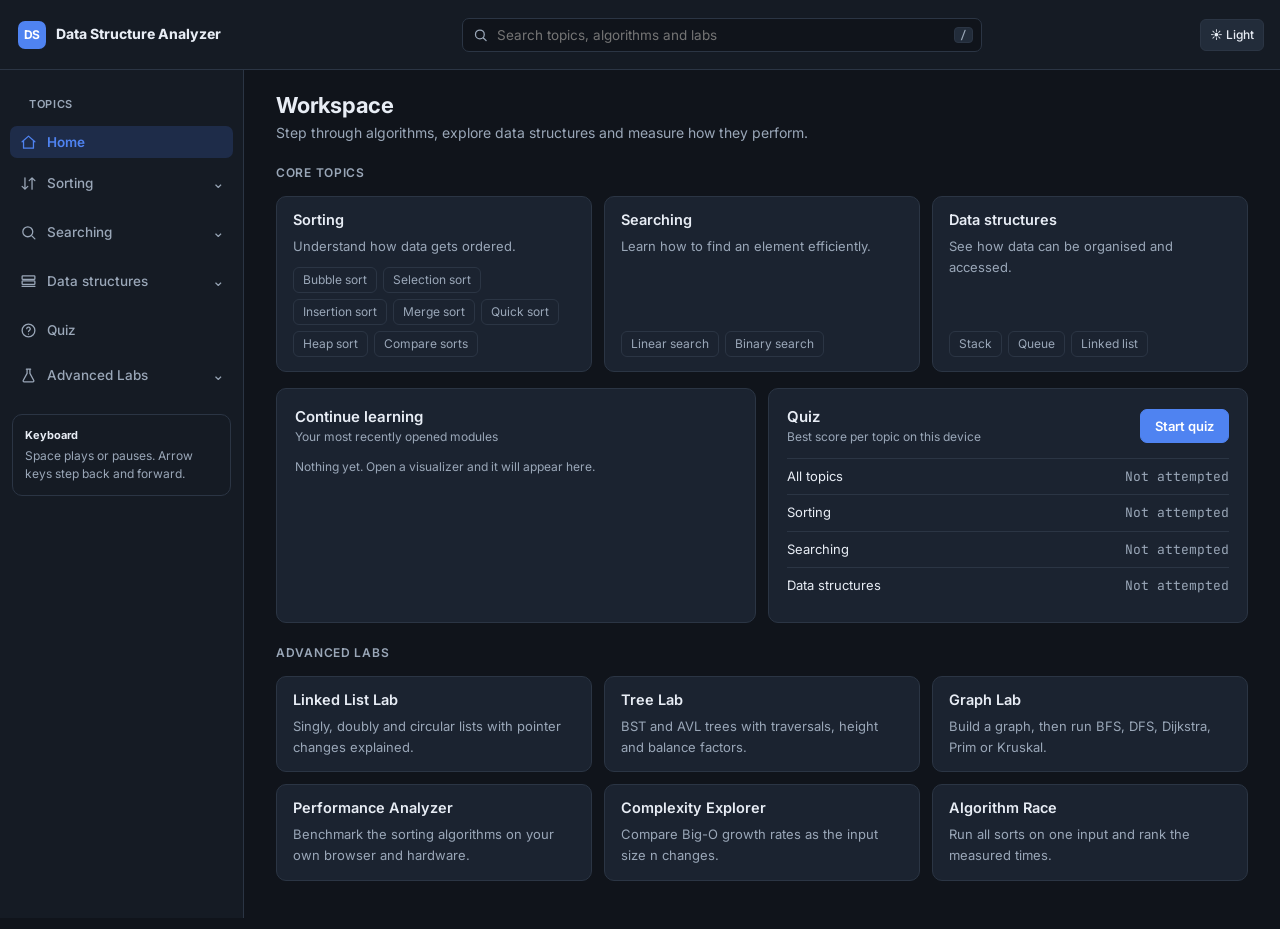
<file: index.html>
<!doctype html>
<html lang="en" data-theme="dark">
<head>
<meta charset="utf-8"><script>try{document.documentElement.dataset.theme=localStorage.getItem("dsa-theme")||"dark"}catch(e){}</script>
<meta name="viewport" content="width=device-width, initial-scale=1, viewport-fit=cover">
<meta name="description" content="An interactive data structure and algorithm workbench with step-by-step visualization, complexity exploration and performance benchmarking."><meta name="theme-color" content="#10141B"><link rel="icon" href="data:image/svg+xml,%3Csvg xmlns=%27http://www.w3.org/2000/svg%27 viewBox=%270 0 32 32%27%3E%3Crect width=%2732%27 height=%2732%27 rx=%278%27 fill=%27%235146d8%27/%3E%3C/svg%3E"><title>Data Structure Analyzer</title>
<link rel="preconnect" href="https://fonts.googleapis.com"><link rel="preconnect" href="https://fonts.gstatic.com" crossorigin>
<link href="https://fonts.googleapis.com/css2?family=Inter:wght@400;500;600;700;800&family=JetBrains+Mono:wght@400;500;700&display=swap" rel="stylesheet">
<link rel="stylesheet" href="styles.css">
<link rel="stylesheet" href="advanced.css">
<link rel="stylesheet" href="theme.css">
</head>
<body>
<noscript><p style="padding:24px;font-family:sans-serif">Data Structure Analyzer needs JavaScript to run.</p></noscript>
<div id="app">
<header class="topbar"><a class="brand" href="#/" style="color:inherit;text-decoration:none"><div class="logo">DS</div><span class="brand-copy">Data Structure Analyzer</span></a><div class="gsearch"><svg width="15" height="15" viewBox="0 0 24 24" fill="none" stroke="currentColor" stroke-width="2" stroke-linecap="round"><circle cx="11" cy="11" r="7"/><path d="M21 21l-4.3-4.3"/></svg><input id="gsearch" type="search" placeholder="Search topics, algorithms and labs" autocomplete="off" aria-label="Search topics"><kbd>/</kbd><div id="gresults" class="gresults" hidden></div></div><div class="topbar-right"><button class="pill themebtn" id="theme" type="button" aria-label="Switch between dark and light theme"></button></div></header>
<main>
<div class="hero"><div class="eyebrow"><span></span> DATA STRUCTURES · ALGORITHMS · PERFORMANCE</div><h1>Understand what happens<br><em>inside the algorithm.</em></h1><p class="intro">Explore data structures, execute algorithms step by step, and measure how they perform.</p></div>
<div class="layout">
<aside class="sidebar"><div class="side-label">Topics</div>
<nav id="nav" aria-label="Topics"></nav>
<div class="sidebar-note"><strong>Keyboard</strong>Space plays or pauses. Arrow keys step back and forward.</div></aside>
<section class="workspace" id="viz" hidden><nav class="crumb" id="crumb"></nav>
<div class="panel">
<div class="panel-head"><div><h2 id="module-title">Bubble sort</h2><div class="sub" id="module-sub"></div></div><span class="pill" id="complexity-pill"></span></div>
<div id="sort-controls"><div class="controls"><div class="field" style="flex:2"><label for="array-input">Values (comma-separated, up to 18)</label><input id="array-input" value="8, 3, 6, 2, 9, 1, 5"></div><button class="btn" id="randomize">Shuffle</button><button class="btn primary" id="load-array">Load values</button></div></div>
<div id="search-controls" hidden><div class="controls"><div class="field" style="flex:2"><label for="search-array">Values (comma-separated, up to 18)</label><input id="search-array" value="12, 7, 21, 4, 16, 9"></div><div class="field" style="max-width:130px"><label for="target-input">Target</label><input id="target-input" type="number" value="16"></div><button class="btn primary" id="run-search">Run search</button></div></div>
<div id="play" class="controls"><button class="btn primary" id="start-btn">▶ Play</button><button class="btn" id="prev-btn">← Back</button><button class="btn" id="next-btn">Next →</button><button class="btn" id="reset-btn">Reset</button><button class="btn" id="quiz-btn" hidden>Quiz: off</button><div class="field" style="max-width:140px;min-width:100px"><label for="speed">Speed</label><select id="speed"><option value="1000">Slow</option><option value="600" selected>Normal</option><option value="220">Fast</option></select></div></div>
<div id="ds-controls" hidden><div class="controls"><div class="field"><label for="ds-value">Value</label><input id="ds-value" type="number" value="42"></div><button class="btn" id="ds-head" hidden>Insert head</button><button class="btn primary" id="ds-add">Push</button><button class="btn" id="ds-remove">Pop</button><button class="btn" id="ds-reset">Clear</button></div></div>
<div class="visual-area"><div id="bars" class="bars" role="img" aria-label="Algorithm visualization"><div class="ptr" id="ptr">▼</div></div><div id="structure-view" hidden></div><div id="compare-view" hidden></div><div class="statusline"><span id="step-status"></span><span id="operation-status"></span></div><div class="prog" id="progbar"><i id="prog"></i></div></div>
<div class="metrics"><div class="metric"><span id="m1l"></span><strong id="m1">0</strong></div><div class="metric"><span id="m2l"></span><strong id="m2">0</strong></div><div class="metric"><span id="m3l"></span><strong id="m3">0</strong></div></div>
<div id="quiz" class="quiz" hidden></div>
<div id="toast" class="toast" role="status"></div>
</div>
<div class="tabs" id="viztabs" role="tablist" aria-label="Algorithm views" hidden><button type="button" role="tab" data-tab="visualize" class="on" aria-selected="true">Visualize</button><button type="button" role="tab" data-tab="java" aria-selected="false">Java Code</button><button type="button" role="tab" data-tab="explain" aria-selected="false">Explanation</button><button type="button" role="tab" data-tab="complexity" aria-selected="false">Complexity Analysis</button></div>
<div class="panel" id="tab-java" hidden></div><div class="panel" id="tab-explain" hidden></div><div class="panel" id="tab-complexity" hidden></div>
<div class="bottom-grid"><div class="panel"><div class="panel-head"><div><h2>Pseudocode</h2><div class="sub">The current line is highlighted</div></div></div><div class="codebox"><pre id="pseudocode"></pre></div></div>
<div class="panel"><div class="panel-head"><div><h2>What's happening</h2><div class="sub">In plain language</div></div></div><div class="explain" id="explanation"></div><div class="callout" id="complexity-note"></div></div></div>
</section>
<section class="workspace" id="page" hidden></section></div>
</main></div>
<script src="script.js"></script>
<script src="advanced.js"></script>
<script src="javacode.js"></script>
<script src="java.js"></script>
<script src="shell.js"></script>
</body>
</html>
</file>
<file: styles.css>
:root{--mono:'JetBrains Mono',ui-monospace,monospace;color-scheme:light;--grad:linear-gradient(135deg,#7a70ff,#5146d8);--bg:#f3f5fb;--panel:#fff;--panel2:#eef2fa;--text:#161f35;--muted:#62708a;--border:#dbe2ee;--accent:#4f46e5;--accent2:#e8e6ff;--green:#0f8a63;--amber:#b9770f;--red:#d9485f;--shadow:0 12px 34px rgba(28,39,75,.06);--codebg:#f7f8fc;--codefg:#3e4b68;--t:.4s;--head:'Bricolage Grotesque',ui-sans-serif,system-ui,sans-serif}
:root[data-theme="dark"]{color-scheme:dark;--bg:#080c18;--panel:#111a2e;--panel2:#18233c;--text:#eef2ff;--muted:#93a3c3;--border:#273450;--accent:#a29cff;--accent2:#2a2956;--green:#5de0b2;--amber:#ffca75;--red:#ff8193;--shadow:0 12px 34px rgba(0,0,0,.28);--codebg:#0a1020;--codefg:#c6d2ef}
*{box-sizing:border-box}:root{padding-top:env(safe-area-inset-top,0px);padding-bottom:env(safe-area-inset-bottom,0px)}[hidden]{display:none!important}
body{margin:0;background:var(--bg);color:var(--text);font:15px/1.55 ui-sans-serif,system-ui,-apple-system,"Segoe UI",sans-serif;overflow-x:hidden}
body::before,body::after{content:"";position:fixed;z-index:0;width:520px;height:520px;border-radius:50%;filter:blur(90px);opacity:.24;pointer-events:none;animation:drift 18s ease-in-out infinite alternate}
body::before{background:#6a5cff;top:-180px;left:-120px}body::after{background:#16c79a;bottom:-220px;right:-140px;animation-delay:-9s;opacity:.15}
#app{position:relative;z-index:1}
header{display:flex;justify-content:space-between;align-items:center;gap:16px;padding:14px clamp(16px,4vw,52px);border-bottom:1px solid var(--border);background:color-mix(in srgb,var(--panel) 80%,transparent);backdrop-filter:blur(14px);position:sticky;top:env(safe-area-inset-top,0px);z-index:20}
.brand{display:flex;align-items:center;gap:11px;font:800 20px var(--head);letter-spacing:-.03em}
.logo{width:36px;height:36px;display:grid;place-items:center;border-radius:11px;color:#fff;background:var(--grad);box-shadow:0 6px 18px rgba(90,80,230,.35);animation:float 4s ease-in-out infinite}
.pill{padding:5px 11px;border:1px solid var(--border);border-radius:999px;font-size:12px;color:var(--muted);background:var(--panel2);white-space:nowrap}
main{max-width:1360px;margin:auto;padding:34px clamp(16px,3vw,40px) 50px}
h1{margin:0 0 10px;font:800 clamp(30px,4.6vw,52px)/1.05 var(--head);letter-spacing:-.045em;background:linear-gradient(100deg,var(--text) 30%,var(--accent) 65%,var(--green) 95%);-webkit-background-clip:text;background-clip:text;color:transparent}
.intro{color:var(--muted);margin:0 0 28px;max-width:640px}
.hero{animation:rise .7s cubic-bezier(.2,.8,.2,1) both}
.layout{display:grid;grid-template-columns:230px minmax(0,1fr);gap:20px;align-items:start}
.sidebar,.panel{background:var(--panel);border:1px solid var(--border);border-radius:18px;box-shadow:var(--shadow)}
.sidebar{padding:12px;position:sticky;top:78px}
.side-label{color:var(--muted);font-size:12px;font-weight:700;margin:6px 8px 8px}
.navbtn{position:relative;display:flex;align-items:center;gap:10px;width:100%;border:0;background:transparent;color:var(--text);padding:10px 11px;border-radius:12px;cursor:pointer;text-align:left;font:inherit;margin-bottom:3px;transition:background .2s,transform .2s,color .2s}
.navbtn:hover{background:var(--panel2);transform:translateX(3px)}
.navicon{display:grid;place-items:center;width:30px;height:30px;border-radius:9px;background:var(--panel2);color:var(--muted);transition:all .25s}
.navbtn.active{background:var(--accent2);color:var(--accent);font-weight:700}
.navbtn.active .navicon{background:var(--accent);color:var(--bg);transform:rotate(-8deg) scale(1.08)}
.sidebar-note{margin:14px 4px 3px;padding:12px;border-radius:12px;background:var(--panel2);color:var(--muted);font-size:12px}
.sidebar-note strong{display:block;color:var(--text);margin-bottom:3px}
.workspace{display:grid;gap:18px;min-width:0}
.panel{padding:20px;min-width:0;animation:rise .6s cubic-bezier(.2,.8,.2,1) .12s both}
.panel-head{display:flex;justify-content:space-between;align-items:start;gap:14px;margin-bottom:16px}
h2{font:700 20px var(--head);letter-spacing:-.02em;margin:0 0 2px}
.sub{color:var(--muted);font-size:13px}
.controls{display:flex;gap:9px;flex-wrap:wrap;align-items:end;margin-top:12px}.controls:first-child{margin-top:0}
.field{display:flex;flex-direction:column;gap:5px;min-width:110px;flex:1}
label{font-size:12px;font-weight:700;color:var(--muted)}
input,select{width:100%;padding:10px 11px;background:var(--bg);border:1px solid var(--border);border-radius:10px;color:var(--text);font:inherit;outline:none;transition:border-color .18s,box-shadow .18s}
input:focus,select:focus{border-color:var(--accent);box-shadow:0 0 0 3px color-mix(in srgb,var(--accent) 22%,transparent)}
.btn{border:1px solid var(--border);background:var(--panel2);color:var(--text);padding:10px 15px;border-radius:10px;cursor:pointer;font-weight:700;font-size:14px;font-family:inherit;transition:transform .15s,box-shadow .2s,filter .2s}
.btn:hover:not(:disabled){transform:translateY(-2px);box-shadow:0 8px 18px rgba(60,55,150,.18)}
.btn:active:not(:disabled){transform:scale(.96)}
.btn:focus-visible,.navbtn:focus-visible{outline:2px solid var(--accent);outline-offset:2px}
.btn.primary{color:#fff;border-color:transparent;background:var(--grad)}
.btn:disabled{opacity:.4;cursor:not-allowed}
.visual-area{position:relative;margin-top:18px;overflow:hidden;background:var(--bg) radial-gradient(color-mix(in srgb,var(--accent) 16%,transparent) .8px,transparent .8px) 0 0/16px 16px;border:1px solid var(--border);border-radius:16px;padding:16px 16px 0}
.bars{position:relative;height:230px;margin:0 auto;max-width:900px}
.bar-wrap{position:absolute;bottom:0;height:100%;padding:0 clamp(2px,.5vw,6px);display:flex;flex-direction:column;justify-content:flex-end;align-items:center;gap:6px;transition:left var(--t) cubic-bezier(.5,0,.2,1),width var(--t);animation:barIn .5s cubic-bezier(.2,.8,.2,1) both;animation-delay:var(--d,0s)}
.bar{width:100%;max-width:64px;min-height:22px;border-radius:9px 9px 3px 3px;background:linear-gradient(180deg,#8f87ff,#5a50e6);display:flex;justify-content:center;padding-top:6px;color:#fff;font:700 12px 'JetBrains Mono',monospace;box-shadow:0 6px 14px rgba(70,60,200,.25),inset 0 1px 0 rgba(255,255,255,.35);transition:height var(--t) cubic-bezier(.3,.8,.3,1),background .25s,transform .3s,filter .3s,box-shadow .3s}
.bar.cmp{background:linear-gradient(180deg,#ffd27f,#d88b22);transform:translateY(-8px) scaleX(1.06);box-shadow:0 12px 20px rgba(216,139,34,.35)}
.bar.swap{background:linear-gradient(180deg,#ff95a5,#d9485f);animation:hop .5s ease;box-shadow:0 12px 20px rgba(217,72,95,.35)}
.bar.sorted,.bar.hit{background:linear-gradient(180deg,#6fe6bd,#14845f);box-shadow:0 6px 16px rgba(20,132,95,.3)}
.bar.hit{animation:glow 1s ease-in-out 2;transform:translateY(-8px)}
.bar.dim{filter:grayscale(.85) brightness(.9);opacity:.5}
.wave .bar{animation:wave .6s ease both;animation-delay:var(--w)}
.index{color:var(--muted);font:500 11px 'JetBrains Mono',monospace;height:16px}
.ptr{position:absolute;top:-4px;left:0;width:0;display:flex;justify-content:center;color:var(--green);font-size:24px;line-height:1;opacity:0;transition:left var(--t) cubic-bezier(.5,0,.2,1),opacity .3s;z-index:3;filter:drop-shadow(0 3px 6px color-mix(in srgb,var(--green) 40%,transparent))}
.ptr.on{opacity:1;animation:bob .7s ease-in-out infinite alternate}
.statusline{display:flex;justify-content:space-between;gap:12px;padding:12px 2px;color:var(--muted);font-size:12px}
.prog{height:6px;cursor:pointer;margin:0 -16px;background:var(--border)}.prog i{display:block;height:100%;width:0;background:linear-gradient(90deg,var(--accent),var(--green));transition:width .35s ease}
.metrics{display:grid;grid-template-columns:repeat(3,1fr);gap:10px;margin-top:14px}
.metric{border:1px solid var(--border);border-radius:13px;padding:12px 14px;background:var(--panel2);}
.metric span{display:block;color:var(--muted);font-size:12px}
.metric strong{font:800 24px var(--head);font-variant-numeric:tabular-nums;display:inline-block}
.metric strong.bump{animation:bump .35s ease}
.bottom-grid{display:grid;grid-template-columns:1.1fr .9fr;gap:18px}
.codebox{background:var(--codebg);border:1px solid var(--border);border-radius:12px;padding:12px 8px;overflow:auto}
.codebox pre{margin:0;font:500 12.5px/1.9 'JetBrains Mono',ui-monospace,monospace;color:var(--codefg)}
.cl{display:block;padding:0 10px;border-left:3px solid transparent;border-radius:0 6px 6px 0;white-space:pre;transition:background .25s,border-color .25s,color .25s}
.cl.on{color:var(--amber);font-weight:700;background:color-mix(in srgb,var(--amber) 14%,transparent);border-left-color:var(--amber)}
.explain{color:var(--muted);font-size:14px}.explain strong{color:var(--text)}
#explanation{min-height:44px}#explanation.swapin{animation:rise .3s ease both}
.callout{padding:12px 14px;border-left:3px solid var(--accent);background:var(--panel2);border-radius:0 10px 10px 0;margin-top:14px;font-size:13px;color:var(--muted)}
.callout strong{color:var(--text)}
.stage{min-height:260px;display:flex;justify-content:center;align-items:center;gap:30px;flex-wrap:wrap;padding-bottom:18px}
.stack-col{display:flex;flex-direction:column-reverse;align-items:center;gap:6px;min-width:150px;padding:10px 14px;border:2px solid var(--border);border-top:0;border-radius:0 0 14px 14px;min-height:60px}
.item{display:grid;place-items:center;width:120px;height:38px;border:1px solid color-mix(in srgb,var(--accent) 55%,transparent);background:var(--accent2);color:var(--accent);border-radius:9px;font:700 14px 'JetBrains Mono',monospace;box-shadow:0 5px 12px rgba(70,60,200,.12);transition:transform .2s}
.item:hover{transform:scale(1.05)}
.item.enter{animation:push .45s cubic-bezier(.2,.9,.3,1.2) both}
.item.leave{animation:pop .3s ease-in forwards}
.q-track{display:flex;align-items:center;justify-content:center;gap:12px;flex-wrap:wrap;min-height:60px}
.q-track .item{width:56px;height:56px;position:relative}
.q-track .item:not(:last-child)::after{content:"→";position:absolute;right:-12px;top:50%;transform:translate(50%,-50%);color:var(--muted);font-size:12px}
.q-track .item.enter{animation-name:slideIn}.q-track .item.leave{animation-name:slideOut}
.marks{display:flex;justify-content:space-between;margin-top:10px;color:var(--muted);font-size:12px}
.tag{color:var(--muted);font-size:12px;text-align:center;margin:6px 0}
.empty{border:1px dashed var(--border);border-radius:10px;padding:14px;color:var(--muted);font-size:13px}
.toast{color:var(--muted);font-size:13px;min-height:20px;margin-top:12px}
.toast:not(:empty){padding:9px 12px;border-radius:9px;background:var(--panel2);animation:rise .25s ease both}
.lane{background:var(--panel);border:1px solid var(--border);border-radius:12px;padding:10px 12px 6px;margin-bottom:10px;transition:border-color .3s}.lane.fin{border-color:var(--green)}
.lane-h{display:flex;justify-content:space-between;gap:8px;font-size:13px;color:var(--muted)}.lane-h b{color:var(--text)}
.mini{height:96px;margin-top:6px}.mini .bar{min-height:14px;font-size:9px;padding-top:3px}.mini .index{display:none}
.quiz{margin-top:14px;padding:14px;border:1px solid var(--accent);border-radius:13px;background:var(--accent2);animation:rise .3s both}.quiz b{display:block;margin-bottom:10px}.quiz .controls{margin:0}
.ll{margin-right:34px;gap:34px}.ll .item{width:60px}.ll .item:not(:last-child)::after{right:-17px}.ll .item:last-child::after{content:"→ null";position:absolute;right:-17px;top:50%;transform:translate(100%,-50%);color:var(--muted);font-size:12px}
.ll .item:first-child::before{content:"head";position:absolute;top:-24px;color:var(--accent);font:700 12px var(--head)}
.crumb{font-size:13px;color:var(--muted)}.crumb a{color:var(--accent);text-decoration:none}.crumb a:hover{text-decoration:underline}
.grp{border:1px solid var(--border);border-radius:14px;margin-bottom:8px;transition:border-color .25s,box-shadow .3s,background .25s}
.grp.open{border-color:color-mix(in srgb,var(--accent) 55%,var(--border))}
.grp.cur{border-color:var(--accent);background:var(--accent2);box-shadow:0 0 0 3px color-mix(in srgb,var(--accent) 16%,transparent),0 0 26px color-mix(in srgb,var(--accent) 24%,transparent)}
.grp-h{display:flex;align-items:center}
.grp-t{flex:1;display:flex;align-items:center;gap:10px;padding:9px 6px 9px 9px;color:var(--text);text-decoration:none;font-weight:700}
.grp-t:hover .navicon{background:var(--accent);color:var(--bg)}
.chev{border:0;background:transparent;color:var(--muted);width:42px;height:42px;cursor:pointer;font-size:18px;transition:transform .3s,color .2s}.grp.open .chev{transform:rotate(180deg);color:var(--accent)}
.sub-wrap{display:grid;grid-template-rows:0fr;transition:grid-template-rows .3s ease}.grp.open .sub-wrap{grid-template-rows:1fr}
.sub-list{overflow:hidden;margin-left:24px;border-left:2px dotted var(--border);padding:0 6px 0 8px;transition:visibility .3s}.grp:not(.open) .sub-list{visibility:hidden}.grp.open .sub-list{padding-bottom:8px}
.sub-list .navbtn{text-decoration:none;font-size:14px;padding:7px 9px;margin:2px 0;gap:9px}
.sub-list .navbtn::before{content:"";width:6px;height:6px;border-radius:50%;background:var(--muted);flex:none;transition:background .2s,transform .2s}.sub-list .navbtn.active::before{background:var(--accent);transform:scale(1.6)}
.cards{display:grid;grid-template-columns:repeat(auto-fit,minmax(230px,1fr));gap:14px;margin-top:14px}
.card{display:flex;flex-direction:column;gap:8px;padding:18px;border:1px solid var(--border);border-radius:16px;background:var(--panel2);color:var(--text);text-decoration:none;transition:transform .25s,border-color .25s,box-shadow .25s;animation:rise .5s both}
.card:nth-child(2){animation-delay:.08s}.card:nth-child(3){animation-delay:.16s}.card:nth-child(4){animation-delay:.24s}
a.card:hover{transform:translateY(-5px);border-color:var(--accent);box-shadow:0 14px 30px color-mix(in srgb,var(--accent) 22%,transparent)}
.card b{font:700 18px var(--head)}.card p{margin:0;color:var(--muted);font-size:14px;flex:1}.card .pill{align-self:flex-start}
.card .go{color:var(--accent);font-size:13px;font-weight:700;transition:transform .2s}a.card:hover .go{transform:translateX(4px)}
.two{display:grid;grid-template-columns:1fr 1fr;gap:12px;margin-top:14px}@media(max-width:700px){.two{grid-template-columns:1fr}}
.lead{font-size:16px;color:var(--muted);max-width:720px;margin:6px 0 0}.big{font:800 clamp(26px,3.5vw,36px) var(--head);letter-spacing:-.03em;margin:0}
.tbl{overflow-x:auto}table{width:100%;border-collapse:collapse;font-size:14px}th,td{text-align:left;padding:10px 12px;border-bottom:1px solid var(--border);white-space:nowrap}th{color:var(--muted);font-size:12px}td:first-child{font-weight:700}
.themebtn{cursor:pointer;color:var(--text);font:inherit;transition:transform .2s,border-color .2s}.themebtn:hover{transform:rotate(12deg);border-color:var(--accent)}
.view-in{animation:viewIn .38s cubic-bezier(.2,.8,.2,1) both}@keyframes viewIn{from{opacity:0;transform:translateY(12px)}}
.qzp .panel{animation:none}.chip.on{border-color:var(--accent);background:var(--accent2);color:var(--accent)}
.opt{display:block;width:100%;text-align:left;margin-top:10px;font-weight:600}.opt:disabled{opacity:1;cursor:default}.opt.right{border-color:var(--green);background:color-mix(in srgb,var(--green) 16%,transparent)}.opt.wrong{border-color:var(--red);background:color-mix(in srgb,var(--red) 14%,transparent)}
.qprog{height:6px;border-radius:6px;background:var(--border);overflow:hidden}.qprog i{display:block;height:100%;background:var(--grad);transition:width .4s}
.score{font:800 64px var(--head);letter-spacing:-.04em;background:var(--grad);-webkit-background-clip:text;background-clip:text;color:transparent;animation:rise .5s both}
footer{text-align:center;color:var(--muted);font-size:12px;padding:28px 15px 0}
@keyframes rise{from{opacity:0;transform:translateY(14px)}to{opacity:1;transform:none}}
@keyframes barIn{from{opacity:0;transform:translateY(24px) scaleY(.6);transform-origin:bottom}to{opacity:1;transform:none}}
@keyframes hop{50%{transform:translateY(-22px) scale(1.08)}}
@keyframes wave{40%{transform:translateY(-14px)}}
@keyframes glow{50%{box-shadow:0 0 0 8px color-mix(in srgb,var(--green) 28%,transparent)}}
@keyframes bob{to{transform:translateY(6px)}}
@keyframes bump{50%{transform:scale(1.35);color:var(--accent)}}
@keyframes push{from{opacity:0;transform:translateY(-70px) scale(.8)}to{opacity:1;transform:none}}
@keyframes pop{to{opacity:0;transform:translateY(-70px) scale(.8)}}
@keyframes slideIn{from{opacity:0;transform:translateX(60px) scale(.8)}to{opacity:1;transform:none}}
@keyframes slideOut{to{opacity:0;transform:translateX(-60px) scale(.8)}}
@keyframes drift{to{transform:translate(120px,80px) scale(1.2)}}
@keyframes sheen{to{background-position:100% 0}}
@keyframes float{50%{transform:translateY(-3px)}}
@media(prefers-reduced-motion:reduce){*,*::before, *::after{animation-duration:.01ms!important;animation-iteration-count:1!important;transition-duration:.01ms!important}}
@media(max-width:900px){.layout{grid-template-columns:1fr}.sidebar{position:static}.bottom-grid{grid-template-columns:1fr}}
@media(max-width:560px){.pill.hide{display:none}.panel{padding:15px}.panel-head{display:block}.bars{height:190px}.metric strong{font-size:19px}.metrics{gap:6px}.metric{padding:9px}.bar{font-size:10px}}


/* Interaction polish: visible movement direction, clearer hierarchy and keyboard focus */
:focus-visible{outline:3px solid color-mix(in srgb,var(--accent) 75%,white);outline-offset:3px}
.btn,.card,.navbtn,.grp-t,.themebtn{transition:transform .18s ease,background .2s ease,border-color .2s ease,box-shadow .2s ease}
.btn:not(:disabled):hover{transform:translateY(-2px);box-shadow:0 8px 22px color-mix(in srgb,var(--accent) 18%,transparent)}
.card:hover{transform:translateY(-4px);border-color:var(--accent);box-shadow:var(--shadow)}
.panel{backdrop-filter:blur(12px)}
.hero h1{letter-spacing:-.055em}
.hero .intro{max-width:620px}
.panel-head h2{letter-spacing:-.025em}
.visual-area{overflow:hidden}
.bar-wrap{will-change:left}
.move-arrow{position:absolute;top:5px;z-index:5;transform:translateX(-50%);color:var(--amber);font:800 30px/1 'JetBrains Mono',monospace;text-shadow:0 3px 12px color-mix(in srgb,var(--amber) 45%,transparent);pointer-events:none;opacity:0}
.move-arrow.run{animation:directionalMove .62s cubic-bezier(.2,.8,.2,1) both}
@keyframes directionalMove{0%{opacity:0;translate:0 9px;scale:.65}20%{opacity:1}65%{opacity:1;translate:0 -5px;scale:1.18}100%{opacity:0;translate:0 -15px;scale:.9}}
.bar-wrap .bar{will-change:height,transform}
.metrics .metric{transition:border-color .2s ease,transform .2s ease}
.metrics .metric:hover{transform:translateY(-2px);border-color:var(--accent)}
.toast{min-height:1.5em}
@media(max-width:720px){
 .hero{padding-top:30px}
 .bars{height:190px}
 .controls{gap:8px}
 .controls .field{min-width:100%;flex:1 1 100%}
 .controls .btn{flex:1 1 auto}
 .panel{padding:16px}
}
@media(prefers-reduced-motion:reduce){
 *,*::before,*::after{animation-duration:.01ms!important;animation-iteration-count:1!important;scroll-behavior:auto!important;transition-duration:.01ms!important}
}

/* ===== Data Structure Analyzer: Algorithm Workbench visual system ===== */
:root{
 --bg:#0d121b;--panel:#141c28;--panel2:#1a2635;--text:#e8eef7;--muted:#91a0b4;
 --border:#293749;--accent:#4c91ff;--accent2:#172f50;--green:#32c6a1;--amber:#f3b85c;--red:#f07883;
 --shadow:0 16px 42px rgba(0,0,0,.22);--codebg:#0b111a;--codefg:#c9d6e7;--grad:linear-gradient(135deg,#3478f6,#2766d5);
 --head:Inter,ui-sans-serif,system-ui,sans-serif;--t:.32s;
}
:root[data-theme="light"]{
 color-scheme:light;--bg:#f3f6fa;--panel:#fff;--panel2:#edf2f8;--text:#182334;--muted:#63748a;
 --border:#dce4ed;--accent:#286fe5;--accent2:#e7f0ff;--green:#0b9c7b;--amber:#b7791f;--red:#d34d62;
 --shadow:0 12px 32px rgba(28,48,76,.07);--codebg:#f5f8fc;--codefg:#304158;--grad:linear-gradient(135deg,#3478f6,#2766d5);
}
body{font-family:Inter,ui-sans-serif,system-ui,-apple-system,"Segoe UI",sans-serif;background:var(--bg)}
body::before,body::after{display:none}
header.topbar{height:70px;padding:0 clamp(18px,4vw,58px);background:var(--panel);border-bottom:1px solid var(--border);backdrop-filter:none}
.brand{gap:12px;font-family:Inter,sans-serif;font-size:16px;letter-spacing:-.02em}
.logo{width:38px;height:38px;border-radius:10px;background:#3478f6;box-shadow:none;font:800 13px 'JetBrains Mono',monospace;letter-spacing:-.08em;animation:none}
.brand-copy{display:flex;flex-direction:column;line-height:1.15;font-weight:750}.brand-copy>span{display:inline;color:var(--accent)}.brand-copy small{margin-top:5px;font:700 9px 'JetBrains Mono',monospace;letter-spacing:.15em;color:var(--muted)}
.topbar-right{display:flex;align-items:center;gap:14px}.system-status{display:flex;align-items:center;gap:8px;color:var(--muted);font-size:12px}.system-status i{width:7px;height:7px;border-radius:50%;background:var(--green);box-shadow:0 0 0 4px color-mix(in srgb,var(--green) 13%,transparent)}
.themebtn{border-radius:9px;padding:8px 12px;background:var(--panel2)}
main{max-width:1540px;padding:30px clamp(16px,3.2vw,48px) 60px}
.hero{padding:14px 0 24px;animation:none}.eyebrow,.section-kicker{display:flex;align-items:center;gap:9px;color:var(--accent);font:700 10px 'JetBrains Mono',monospace;letter-spacing:.14em}.eyebrow>span{width:7px;height:7px;border-radius:50%;background:var(--green)}
.hero h1{margin:13px 0 10px;font:750 clamp(32px,4.2vw,48px)/1.08 Inter,sans-serif;letter-spacing:-.055em;background:none;color:var(--text)}.hero h1 em{font-style:normal;color:var(--accent)}.hero .intro{max-width:700px;margin:0;color:var(--muted);font-size:14px}
.layout{grid-template-columns:246px minmax(0,1fr);gap:22px}
.sidebar{padding:12px;background:var(--panel);border:1px solid var(--border);border-radius:12px;box-shadow:none;top:88px}
.side-label{padding:9px 9px 7px;margin:0;color:#718198;font:700 10px 'JetBrains Mono',monospace;letter-spacing:.13em;text-transform:uppercase}
.grp{border:0;border-radius:9px;margin:3px 0;background:transparent}.grp.open{border-color:transparent}.grp.cur{border:0;background:transparent;box-shadow:none}
.grp-h{min-height:42px}.grp-t{gap:11px;padding:7px 9px;font-size:13px;font-weight:650;border-radius:8px}.grp-t:hover{background:var(--panel2)}.navicon{width:29px;height:29px;border-radius:8px;background:var(--panel2);color:var(--muted);font-size:15px}.grp.cur>.grp-h .grp-t{color:var(--accent);background:var(--accent2)}.grp.cur>.grp-h .navicon{background:var(--accent);color:white}
.chev{width:32px;height:34px;font-size:15px}.sub-wrap{transition:grid-template-rows .22s ease}.sub-list{margin:2px 0 2px 22px;padding-left:8px;border-left:1px solid var(--border)}.grp.open .sub-list{padding-bottom:5px}.sub-list .navbtn{font-size:12px;padding:7px 9px;color:var(--muted);border-radius:7px}.sub-list .navbtn:hover{background:var(--panel2);color:var(--text);transform:none}.sub-list .navbtn.active{background:var(--accent2);color:var(--accent)}.sub-list .navbtn::before{width:5px;height:5px}
.sidebar-note{border:1px solid var(--border);background:var(--panel2);border-radius:9px;margin:18px 3px 3px;padding:12px;font-size:11px}.sidebar-note strong{font-size:11px}
.panel{border-radius:12px;box-shadow:none;background:var(--panel);border-color:var(--border);backdrop-filter:none;padding:21px}.panel-head{align-items:center}.panel-head h2,h2{font-family:Inter,sans-serif;font-weight:700;letter-spacing:-.035em}.sub{font-size:12px}
.btn{border-radius:8px;background:var(--panel2);border-color:var(--border);padding:9px 13px;font-size:12px;font-weight:650}.btn:hover:not(:disabled){transform:translateY(-1px);box-shadow:none;border-color:var(--accent)}.btn.primary{background:var(--accent);border-color:var(--accent);color:#fff}.btn.primary:hover:not(:disabled){filter:brightness(1.08)}
input,select{border-radius:8px;background:var(--bg);border-color:var(--border);font-size:13px;padding:10px 11px}label{font:700 10px 'JetBrains Mono',monospace;letter-spacing:.04em;text-transform:uppercase}
.visual-area{border-radius:10px;background:var(--bg);border-color:var(--border);padding:16px 16px 0}.bars{height:250px}.bar{border-radius:5px 5px 2px 2px;background:linear-gradient(180deg,#67a6ff,#3478f6);box-shadow:none}.bar.cmp{background:linear-gradient(180deg,#ffd27f,#d99a36);box-shadow:none}.bar.swap{background:linear-gradient(180deg,#ff9aa4,#dc586b);box-shadow:none}.bar.sorted,.bar.hit{background:linear-gradient(180deg,#54d7b2,#159c7b);box-shadow:none}.ptr{color:var(--amber)}
.metrics{gap:9px}.metric{border-radius:9px;background:var(--panel2);padding:12px 14px}.metric strong{font:750 23px Inter,sans-serif}.metric span{font-size:11px}
.bottom-grid{gap:14px}.codebox{border-radius:9px;background:var(--codebg)}.codebox pre{font-size:12px;line-height:2}.cl.on{border-left-color:var(--accent);color:var(--accent);background:color-mix(in srgb,var(--accent) 11%,transparent)}.callout{border-left-color:var(--accent);border-radius:0 8px 8px 0;background:var(--panel2)}
.cards{gap:12px}.card{border-radius:10px;background:var(--panel2);padding:17px;border-color:var(--border);box-shadow:none}.card b{font:700 15px Inter,sans-serif}.card p{font-size:12px;line-height:1.6}.card:hover{transform:translateY(-2px);box-shadow:none}
.crumb{font-size:12px;margin-bottom:2px}.grp.cur .grp-t:hover{background:var(--accent2)}
/* Home dashboard */
.dashboard-intro{display:flex;align-items:flex-end;justify-content:space-between;gap:24px;padding:12px 2px 24px}.dashboard-title{font:750 clamp(26px,3vw,36px)/1.1 Inter,sans-serif;letter-spacing:-.05em;margin:10px 0 8px}.dashboard-title span{color:var(--accent)}.dashboard-intro .lead{max-width:720px;font-size:13px;line-height:1.7}.dashboard-cta{white-space:nowrap;text-decoration:none;display:inline-flex;align-items:center;gap:16px}
.dashboard-grid{display:grid;grid-template-columns:repeat(4,minmax(0,1fr));gap:13px}.dashboard-card{position:relative;display:flex;min-height:205px;flex-direction:column;gap:11px;padding:17px;border:1px solid var(--border);border-radius:11px;background:var(--panel);color:var(--text);text-decoration:none;overflow:hidden;transition:border-color .2s,transform .2s,background .2s}.dashboard-card:hover{transform:translateY(-3px);border-color:var(--accent);background:color-mix(in srgb,var(--panel) 90%,var(--accent) 10%)}.dashboard-card.featured{grid-column:span 2;min-height:230px;background:linear-gradient(135deg,color-mix(in srgb,var(--panel) 94%,var(--accent) 6%),var(--panel));}.dash-card-top{display:flex;align-items:center;justify-content:space-between}.dash-icon{display:grid;place-items:center;width:34px;height:34px;border-radius:9px;background:var(--accent2);color:var(--accent);font-size:20px}.dash-tag{font:700 9px 'JetBrains Mono',monospace;letter-spacing:.12em;color:var(--muted)}.dashboard-card h3{font:700 16px Inter,sans-serif;margin:4px 0 0;letter-spacing:-.025em}.dashboard-card p{margin:0;color:var(--muted);font-size:12px;line-height:1.65;max-width:360px}.dash-foot{display:flex;align-items:center;justify-content:space-between;gap:10px;margin-top:auto;padding-top:12px;border-top:1px solid var(--border);font-size:10px;color:var(--muted)}.dash-foot b{color:var(--accent);font-size:10px}.mini-bars{position:absolute;right:24px;bottom:48px;display:flex;align-items:flex-end;gap:6px;height:78px;opacity:.72}.mini-bars i{display:block;width:13px;height:var(--h);border-radius:3px 3px 0 0;background:linear-gradient(180deg,#70adff,#3478f6)}.dashboard-card.featured p{max-width:300px}.dashboard-card.featured .dash-foot{max-width:58%}.dashboard-bottom{display:grid;grid-template-columns:1.5fr 1fr;gap:13px;margin-top:14px}.workflow-panel h3,.keyboard-panel h3{font:700 15px Inter,sans-serif;margin:9px 0 16px}.workflow-steps{display:grid;grid-template-columns:repeat(3,1fr);gap:14px}.workflow-steps>div{display:flex;flex-direction:column;gap:6px}.workflow-steps b{color:var(--accent);font:700 11px 'JetBrains Mono',monospace}.workflow-steps strong{font-size:12px}.workflow-steps span,.keyboard-panel p{color:var(--muted);font-size:11px;line-height:1.6}.shortcut{display:flex;align-items:center;justify-content:space-between;padding:8px 0;border-bottom:1px solid var(--border);font-size:11px;color:var(--muted)}kbd{padding:3px 8px;border:1px solid var(--border);border-radius:5px;background:var(--panel2);color:var(--text);font:11px 'JetBrains Mono',monospace}
/* Advanced labs inherit the same workbench surface system. */
.adv-stage{border-radius:10px;background:var(--bg)}.adv-status{border-radius:8px;background:var(--accent2)}.adv-chart{border-radius:9px;background:var(--panel2)}.tree-node,.graph-node{box-shadow:none}.ll-node{box-shadow:none;border-radius:8px}
@media(max-width:1120px){.dashboard-grid{grid-template-columns:repeat(2,minmax(0,1fr))}}
@media(max-width:900px){.layout{grid-template-columns:1fr}.sidebar{position:static}.dashboard-bottom{grid-template-columns:1fr}.dashboard-intro{align-items:flex-start;flex-direction:column}.dashboard-cta{align-self:flex-start}}
@media(max-width:600px){header.topbar{height:62px;padding:0 15px}.system-status{display:none}main{padding:20px 13px 40px}.hero{padding-top:8px}.hero h1{font-size:34px}.layout{gap:13px}.sidebar{padding:9px}.dashboard-grid{grid-template-columns:1fr}.dashboard-card.featured{grid-column:span 1}.dashboard-card.featured .dash-foot{max-width:100%}.mini-bars{opacity:.3}.workflow-steps{grid-template-columns:1fr}.dashboard-bottom{gap:10px}.panel{padding:15px}.bottom-grid{grid-template-columns:1fr}.controls .field{min-width:100%;flex:1 1 100%}.controls .btn{flex:1 1 auto}}
</file>
<file: advanced.css>
.adv-head{margin-top:12px}.adv-stage{position:relative;min-height:190px;margin:18px 0;padding:22px;border:1px solid var(--border);border-radius:15px;background:var(--panel2);overflow:auto}.adv-empty{display:grid;place-content:center;min-height:145px;text-align:center;color:var(--muted);font-weight:700;line-height:1.8}.adv-empty small{font-weight:400}.adv-status{padding:12px 14px;border-radius:10px;background:var(--accent2);color:var(--text);font-size:14px;min-height:44px}.ll-visual{display:flex;align-items:center;justify-content:center;gap:8px;min-width:max-content;padding:38px 18px 25px}.ll-node{position:relative;display:grid;grid-template-rows:42px 26px;min-width:74px;border:1px solid var(--border);border-radius:10px;background:var(--panel);text-align:center;box-shadow:var(--shadow);animation:rise .3s both;animation-delay:var(--delay)}.ll-node.active{border-color:var(--accent);box-shadow:0 0 0 3px var(--accent2)}.ll-value{display:grid;place-items:center;font:800 18px var(--head);color:var(--accent)}.ll-pointer{border-top:1px solid var(--border);font:11px var(--mono);color:var(--muted);padding-top:5px}.ll-node small{position:absolute;top:-23px;left:0;right:0;color:var(--accent);font-size:11px}.ll-arrow{font-size:25px;color:var(--accent);animation:float 1s infinite alternate}.ll-null,.ll-loop{color:var(--muted);font:700 12px var(--mono);padding:8px}.ll-visual.doubly .ll-node{min-width:86px}.ll-visual.doubly .ll-pointer{font-size:9px}.ll-loop{color:var(--accent)}.tree-stage{height:420px;overflow:hidden}.tree-edges{position:absolute;inset:0;width:100%;height:100%;overflow:visible}.tree-edges line{stroke:var(--muted);stroke-width:.45;vector-effect:non-scaling-stroke}.tree-nodes{position:absolute;inset:0}.tree-node{position:absolute;transform:translate(-50%,-50%);width:42px;height:42px;border-radius:50%;display:grid;place-items:center;background:var(--panel);border:2px solid var(--accent);font-weight:800;box-shadow:var(--shadow);animation:rise .25s both}.tree-node.active{background:var(--accent);color:white;box-shadow:0 0 0 7px var(--accent2)}.graph-stage{height:420px;overflow:hidden}.graph-svg{position:absolute;inset:0;width:100%;height:100%}.graph-svg line{stroke:var(--muted);stroke-width:.7;vector-effect:non-scaling-stroke}.graph-svg line.path{stroke:var(--green);stroke-width:1.5}.graph-svg text{font:3px sans-serif;fill:var(--text);paint-order:stroke;stroke:var(--panel2);stroke-width:.8px}.graph-node{position:absolute;transform:translate(-50%,-50%);width:42px;height:42px;display:grid;place-items:center;border-radius:50%;background:var(--panel);border:2px solid var(--accent);font-weight:800;box-shadow:var(--shadow)}.graph-node.active{background:var(--green);border-color:var(--green);color:#06251b}.adv-chart{display:block;width:100%;height:auto;max-height:440px;margin:20px 0;border:1px solid var(--border);border-radius:12px;background:var(--panel2)}.check{display:flex;align-items:center;gap:7px;color:var(--muted);font-size:13px}.check input{accent-color:var(--accent)}@media(max-width:650px){.adv-stage{padding:12px}.tree-stage,.graph-stage{height:310px}.ll-visual{justify-content:flex-start}.adv-head .panel-head{display:block}.adv-chart{min-height:220px}}
.tree-node{width:48px;height:48px;font-size:13px;cursor:help}

.tree-stage{height:auto!important;min-height:310px;overflow:auto!important}.tree-canvas{position:relative;margin:0 auto}
.graph-stage{overflow:auto!important;display:grid;place-items:center}.graph-canvas{position:relative}.graph-svg{position:absolute;left:0;top:0;width:auto!important;height:auto!important;inset:auto}
.graph-svg line{stroke-width:2!important}.graph-svg line.path{stroke:var(--green);stroke-width:3.5!important}
.edge-w{position:absolute;transform:translate(-50%,-50%);padding:1px 7px;border-radius:9px;background:var(--panel2);border:1px solid var(--border);font:700 12px var(--head);color:var(--text);pointer-events:none}
.graph-canvas .graph-node{z-index:2}
</file>
<file: theme.css>
/* Workbench theme: graphite surfaces, one cobalt accent, thin borders, no decoration. Loaded last. */
:root{--head:Inter,ui-sans-serif,system-ui,-apple-system,"Segoe UI",sans-serif;--bar-h:52px;--side-w:244px;color-scheme:light;
--bg:#F5F7FA;--sidebar:#FBFCFD;--panel:#FFFFFF;--panel2:#EEF2F7;--text:#172033;--muted:#68758A;--border:#E2E7EF;--accent:#365FD6;--accent2:#E8EEFC;--grad:#365FD6;--green:#14825F;--amber:#A8690B;--red:#C8434F;--shadow:none;--codebg:#F5F7FA;--codefg:#2B3A55}
:root{--tk-k:#365FD6;--tk-t:#0F766E;--tk-s:#A8690B;--tk-n:#C2410C;--tk-c:#8A97AB}:root[data-theme="dark"]{--tk-k:#7FA6FF;--tk-t:#4FD1C5;--tk-s:#E0A33A;--tk-n:#F08C6B;--tk-c:#7F8EA3;color-scheme:dark;--bg:#10141B;--sidebar:#151B24;--panel:#1B2330;--panel2:#222C3A;--text:#E8EDF5;--muted:#9AA7B8;--border:#2B3544;--accent:#4F83F1;--accent2:#1E2C49;--green:#3FB68B;--amber:#E0A33A;--red:#E5646E;--codebg:#141A23;--codefg:#C9D4E5}
body{font:14px/1.5 var(--head);background:var(--bg)}body::before,body::after{display:none}
.topbar{display:grid!important;grid-template-columns:var(--side-w) minmax(0,1fr) auto;align-items:center;gap:0;height:var(--bar-h);padding:0 16px 0 0!important;background:var(--sidebar)!important;backdrop-filter:none!important;border-bottom:1px solid var(--border)}
.brand{gap:10px;padding-left:18px;font:700 14px var(--head)!important;letter-spacing:0!important}.logo{width:28px!important;height:28px!important;border-radius:7px!important;background:var(--accent)!important;box-shadow:none!important;animation:none!important;font:700 12px var(--head);color:#fff}
.system-status,.eyebrow,.hero,.brand-copy small{display:none!important}
.gsearch{position:relative;max-width:520px;width:100%;margin:0 auto}.gsearch svg{position:absolute;left:11px;top:50%;transform:translateY(-50%);color:var(--muted);pointer-events:none}
.gsearch input{height:34px;padding:0 38px 0 34px!important;border-radius:7px;background:var(--bg);font-size:13px}.gsearch kbd{position:absolute;right:9px;top:50%;transform:translateY(-50%);font:500 11px var(--mono);color:var(--muted);border:1px solid var(--border);border-radius:4px;padding:0 5px}
.gresults{position:absolute;top:40px;left:0;right:0;background:var(--panel);border:1px solid var(--border);border-radius:8px;padding:4px;z-index:50;box-shadow:0 12px 30px rgba(0,0,0,.25)}
.gresults a{display:flex;justify-content:space-between;gap:10px;padding:8px 10px;border-radius:6px;color:var(--text);text-decoration:none;font-size:13px}.gresults a small{color:var(--muted)}.gresults a.on,.gresults a:hover{background:var(--accent2)}.gresults p{margin:0;padding:10px;color:var(--muted);font-size:13px}
.themebtn{border-radius:7px!important;height:32px;padding:0 12px!important;background:var(--panel)!important;font-size:12px;font-weight:600}.themebtn:hover{transform:none!important;border-color:var(--accent)}
main{max-width:none!important;padding:0!important}.layout{grid-template-columns:var(--side-w) minmax(0,1fr)!important;gap:0!important}
.sidebar{position:sticky!important;top:var(--bar-h)!important;height:calc(100vh - var(--bar-h));overflow:auto;border:0!important;border-right:1px solid var(--border)!important;border-radius:0!important;background:var(--sidebar)!important;padding:14px 10px!important;box-shadow:none!important}
.side-label{font:600 11px var(--head)!important;letter-spacing:.06em;text-transform:uppercase;color:var(--muted);margin:4px 10px 8px!important}
.homelink,.grp-t,.navbtn{display:flex;align-items:center;gap:10px;border-radius:7px!important;font:500 13.5px var(--head)!important;color:var(--muted)!important;text-decoration:none;padding:7px 9px!important;transform:none!important;transition:background .15s,color .15s}
.homelink{margin-bottom:4px}.homelink:hover,.grp-t:hover,.navbtn:hover{background:var(--panel2)!important;color:var(--text)!important}
.homelink.cur,.grp.cur>.grp-h .grp-t{background:var(--accent2)!important;color:var(--accent)!important;font-weight:600!important}
.grp{border:0!important;background:transparent!important;box-shadow:none!important;margin-bottom:2px!important}.grp-t{flex:1}
.navicon{width:18px!important;height:18px!important;background:none!important;color:inherit!important;border-radius:0!important;transform:none!important;display:grid;place-items:center}.navicon svg{width:17px;height:17px;stroke:currentColor;fill:none;stroke-width:1.8;stroke-linecap:round;stroke-linejoin:round}
.chev{width:30px!important;height:30px!important;font-size:15px!important}
.sub-list{margin-left:18px!important;padding-left:8px!important;border-left:1px solid var(--border)!important}.sub-list .navbtn{font-size:13px!important;padding:5px 9px!important}
.sub-list .navbtn::before{display:none}.sub-list .navbtn.active{background:var(--accent2)!important;color:var(--accent)!important;font-weight:600!important}
.sidebar-note{background:none!important;border:1px solid var(--border);border-radius:8px!important;font-size:12px;margin:14px 2px 0!important}
.workspace{padding:22px 32px 48px!important;gap:16px!important;max-width:1280px;width:100%}
.panel,.card,.metric,.lane,.visual-area,.quiz,.adv-stage,.sidebar-note{border-radius:10px!important;box-shadow:none!important;background:var(--panel);border:1px solid var(--border)}
.panel{padding:18px!important;animation:none!important}.panel-head{margin-bottom:12px!important}
h2{font:600 15px var(--head)!important;letter-spacing:0!important}.big{font:700 22px var(--head)!important;letter-spacing:-.01em!important}.sub,.lead{color:var(--muted)}.lead{font-size:14px!important}
.crumb{font-size:12px}.crumb a{color:var(--muted)}.crumb b{color:var(--text);font-weight:600}
.pill{border-radius:6px!important;background:var(--panel2)!important;font:500 12px var(--head)!important;padding:3px 9px!important}
label{font:600 11.5px var(--head)!important;color:var(--muted)!important;letter-spacing:0!important}
input,select{border-radius:7px!important;background:var(--bg)!important;padding:8px 10px!important;font-size:13.5px!important}
.btn{border-radius:7px!important;padding:8px 14px!important;font:600 13px var(--head)!important;background:var(--panel2)!important}.btn:hover:not(:disabled){transform:none!important;box-shadow:none!important;border-color:var(--accent)}.btn:active:not(:disabled){transform:none}
.btn.primary{background:var(--accent)!important;border-color:var(--accent)!important;color:#fff!important}.btn.primary:hover:not(:disabled){filter:brightness(1.1)}
.visual-area{background:var(--bg)!important;padding:16px 16px 0!important}
.bar{background:var(--accent)!important;border-radius:5px 5px 2px 2px!important;box-shadow:none!important}.bar.cmp{background:var(--amber)!important}.bar.swap{background:var(--red)!important}.bar.sorted,.bar.hit{background:var(--green)!important}.bar.dim{filter:none!important;opacity:.35}
.bar.cmp{transform:translateY(-6px)!important}.ptr{filter:none!important;color:var(--accent)!important}
.index,.statusline{font-family:var(--mono)}.prog{height:3px!important}.prog i,.qprog i{background:var(--accent)!important}
.metrics{gap:10px!important}.metric{padding:10px 14px!important;background:var(--panel)!important}.metric strong{font:600 20px var(--mono)!important}.metric span{font-size:12px}
.codebox{border-radius:8px!important;background:var(--codebg)!important}.codebox pre{font:500 12.5px/1.8 var(--mono)!important}.cl.on{background:var(--accent2)!important;border-left-color:var(--accent)!important;color:var(--text)!important}
.callout,.adv-status{border-radius:8px!important;background:var(--panel2)!important;border-left:2px solid var(--accent)!important}
.cards{gap:12px!important}.card{padding:14px 16px!important;background:var(--panel)!important;animation:none!important;transition:border-color .15s!important}a.card:hover{transform:none!important;box-shadow:none!important;border-color:var(--accent)!important}.card b{font:600 14.5px var(--head)!important}.card p{font-size:13px!important}
.opt.right{border-color:var(--green)}.opt.wrong{border-color:var(--red)}.chip.on{background:var(--accent2)!important;border-color:var(--accent)!important;color:var(--accent)!important}.score{background:none!important;color:var(--accent)!important;-webkit-text-fill-color:currentColor!important;font:700 48px var(--head)!important}
table{font-size:13px}th{font:600 11px var(--head);text-transform:uppercase;letter-spacing:.05em}td{font-variant-numeric:tabular-nums}
.item,.ll-node,.tree-node,.graph-node{box-shadow:none!important}.item{border-radius:7px!important}
.home-head h1{all:unset;display:block;font:700 22px var(--head);letter-spacing:-.01em}.home-head p{margin:4px 0 0;color:var(--muted);font-size:14px}
.home-grid{display:grid;grid-template-columns:repeat(auto-fit,minmax(260px,1fr));gap:12px}.home-sec{margin:6px 0 0;font:600 12px var(--head);letter-spacing:.06em;text-transform:uppercase;color:var(--muted)}
.chips{display:flex;flex-wrap:wrap;gap:6px;margin-top:2px}.chips a{font-size:12px;padding:3px 9px;border:1px solid var(--border);border-radius:6px;color:var(--muted);text-decoration:none}.chips a:hover{border-color:var(--accent);color:var(--text)}
.row{display:flex;justify-content:space-between;gap:10px;padding:8px 0;border-top:1px solid var(--border);font-size:13px}.row:first-of-type{border-top:0}.row span:last-child{color:var(--muted);font-family:var(--mono)}
@media(max-width:900px){.topbar{grid-template-columns:auto 1fr auto}.brand{padding-left:12px}.layout{grid-template-columns:1fr!important}.sidebar{position:static!important;height:auto;border-right:0!important;border-bottom:1px solid var(--border)!important}.workspace{padding:16px!important}.brand-copy{display:none}}

.cx{margin-top:12px;border:1px solid var(--border);border-radius:8px;background:var(--bg);padding:10px}.cx-svg{display:block;width:100%;height:auto}
.cx-grid line{stroke:var(--border);stroke-width:1}.cx-axis text{fill:var(--muted);font:11px var(--mono)}.cx-mark{stroke:var(--muted);stroke-dasharray:4 4;stroke-width:1}
.cx-legend{display:flex;flex-wrap:wrap;gap:6px 16px;margin-top:12px;font-size:12.5px}.lg{display:inline-flex;align-items:center;gap:7px;font-family:var(--mono)}.lg i{width:12px;height:3px;border-radius:2px;display:inline-block}

.tabs{display:flex;gap:2px;border-bottom:1px solid var(--border);overflow-x:auto}.tabs[hidden]{display:none}
.tabs button{background:none;border:0;border-bottom:2px solid transparent;margin-bottom:-1px;padding:9px 14px;color:var(--muted);font:600 13px var(--head);cursor:pointer;white-space:nowrap}
.tabs button:hover{color:var(--text)}.tabs button.on{color:var(--accent);border-bottom-color:var(--accent)}.tabs button:focus-visible{outline:2px solid var(--accent);outline-offset:-2px}
.jwrap{display:grid;grid-template-columns:minmax(0,1.55fr) minmax(250px,1fr);gap:14px;align-items:start}@media(max-width:1000px){.jwrap{grid-template-columns:1fr}}
.jcode{background:var(--codebg);border:1px solid var(--border);border-radius:8px;overflow:hidden}
.jhead{display:flex;justify-content:space-between;align-items:center;gap:8px;flex-wrap:wrap;padding:8px 12px;border-bottom:1px solid var(--border);font:600 12.5px var(--mono);color:var(--muted)}.jbtns{display:flex;gap:6px}.jbtns .btn{padding:5px 10px!important;font-size:12px!important}
.jbody{max-height:560px;overflow:auto;padding:8px 0}.jbody:focus-visible{outline:2px solid var(--accent);outline-offset:-2px}
.jl{display:flex;font:500 12.5px/1.75 var(--mono);white-space:pre;border-left:3px solid transparent;color:var(--codefg)}.jl .ln{width:46px;flex:none;text-align:right;padding-right:14px;color:var(--muted);opacity:.65;user-select:none}.jl .lc{padding-right:16px}
.jl.on{background:var(--accent2);border-left-color:var(--accent)}.jl.on .ln{color:var(--accent);opacity:1}
.tk-k{color:var(--tk-k);font-weight:600}.tk-t{color:var(--tk-t)}.tk-s{color:var(--tk-s)}.tk-n{color:var(--tk-n)}.tk-c{color:var(--tk-c);font-style:italic}
.jbox{border:1px solid var(--border);border-radius:8px;padding:12px 14px;margin-bottom:12px;background:var(--panel)}.jbox h3,.jh3{margin:0 0 8px;font:600 12px var(--head);letter-spacing:.05em;text-transform:uppercase;color:var(--muted)}.jbox p{margin:0 0 6px;font-size:13.5px}
.jvars{display:flex;flex-wrap:wrap;gap:6px}.jv{display:inline-flex;gap:8px;padding:3px 9px;border:1px solid var(--border);border-radius:6px;background:var(--bg);font:500 12.5px var(--mono)}.jv b{color:var(--accent);font-weight:600}.jnote{font-size:12px}

#viz.jtab .bars{height:150px}#viz.jtab .metrics,#viz.jtab .visual-area .statusline{display:none}#viz.jtab .jbody{max-height:430px}

.jops{display:flex;flex-wrap:wrap;gap:6px}.jops .chip,.chip{font:600 12px var(--mono);padding:4px 10px;border:1px solid var(--border);border-radius:6px;background:var(--bg);color:var(--text);cursor:pointer}
.jops .chip:hover{border-color:var(--accent)}.jops .chip.on{background:var(--accent2);border-color:var(--accent);color:var(--accent)}
.jbtns select{height:28px;padding:0 8px!important;font-size:12px!important;border-radius:6px!important;max-width:200px}
#lab-java{margin-top:16px}

.jbtns .btn{white-space:nowrap}
</file>
